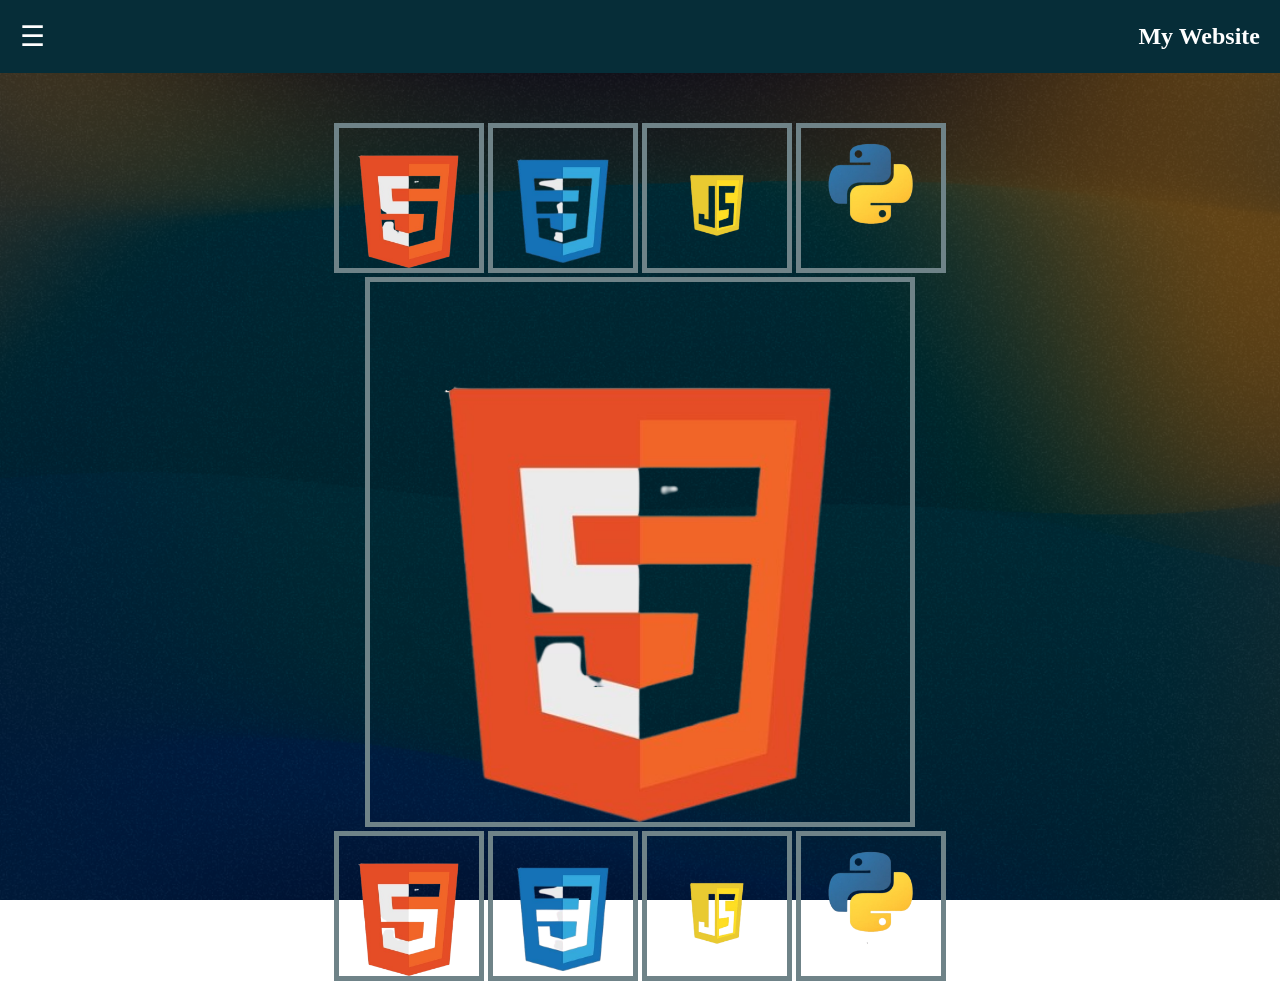
<file: gallery/index.html>
<!DOCTYPE html>
<html lang="en">
<head>
    <meta charset="UTF-8">
    <meta name="viewport" content="width=!, initial-scale=1.0">
    <title>Navbar</title>
    <link rel="stylesheet" href="style.css">
    <script src="main.js" defer></script>
</head>
<body>
    <nav class="navbar">

        <button id="menu-btn">☰</button>

        <h2>My Website</h2>


    </nav>
    <ul id="menu">
            <li><a href="#">Home</a></li>
            <li><a href="#">About</a></li>
            <li><a href="#">Services</a></li>
            <li><a href="#">Contact</a></li>
    </ul>
    
    <div class="gallery">
        <div class="photos">
            <img onclick="main.src=this.src" src="img/html.png" alt="HTML">
            <img onclick="main.src=this.src" src="img/css.png" alt="CSS">
            <img onclick="main.src=this.src" src="img/js.png" alt="JavaScript">     
            <img onclick="main.src=this.src" src="img/py.png" alt="Python">
        </div>

        <div class="main">
            <img src="img/html.png"  name="main" alt="HTML" id="main-img">
        </div>
                <div class="photos">
            <img onmouseenter="main.src=this.src" src="img/html.png" alt="HTML">
            <img onmouseenter="main.src=this.src" src="img/css.png" alt="CSS">
            <img onmouseenter="main.src=this.src" src="img/js.png" alt="JavaScript">     
            <img onmouseenter ="main.src=this.src" src="img/py.png" alt="Python">
        </div>
    </div>
</body>
</html>
</file>
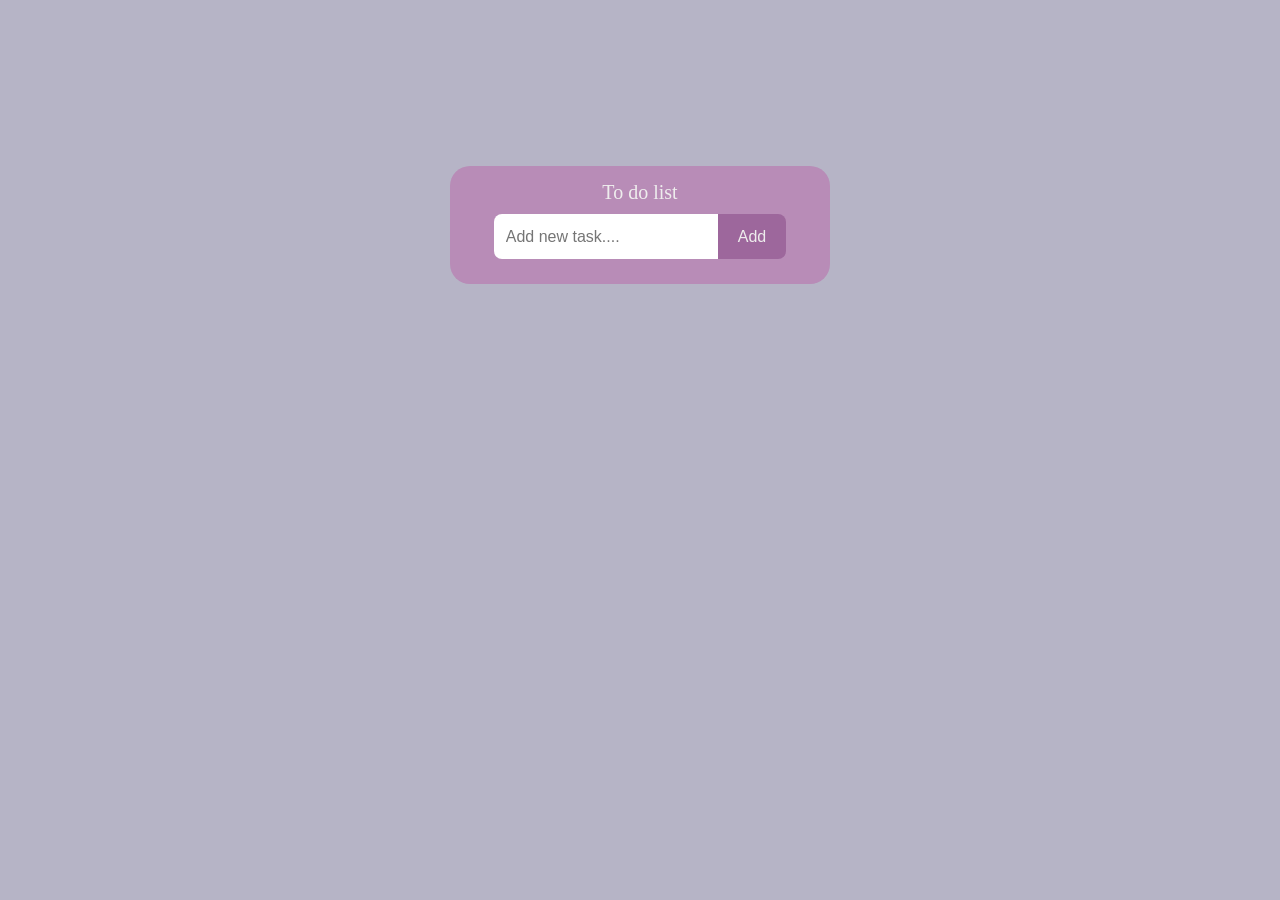
<file: simple-to-do/index.html>
<!DOCTYPE html>
<html lang="en">
<head>
    <meta charset="UTF-8">
    <meta name="viewport" content="width=device-width, initial-scale=1.0">
    <link rel="stylesheet" href="style.css">

    <title>To-do list</title>
</head>
<body>
    <div class="search-box">
        <label>To do list</label>
        <div class="input-box">
        <input type="text" id="taskInput" placeholder="Add new task...." required>
        <button class="btn" onclick="addtask()">Add</button>
        </div>
        <ul id="taskList"></ul>
    </div>
    <script src="todo.js"></script>
</body>
</html>
</file>
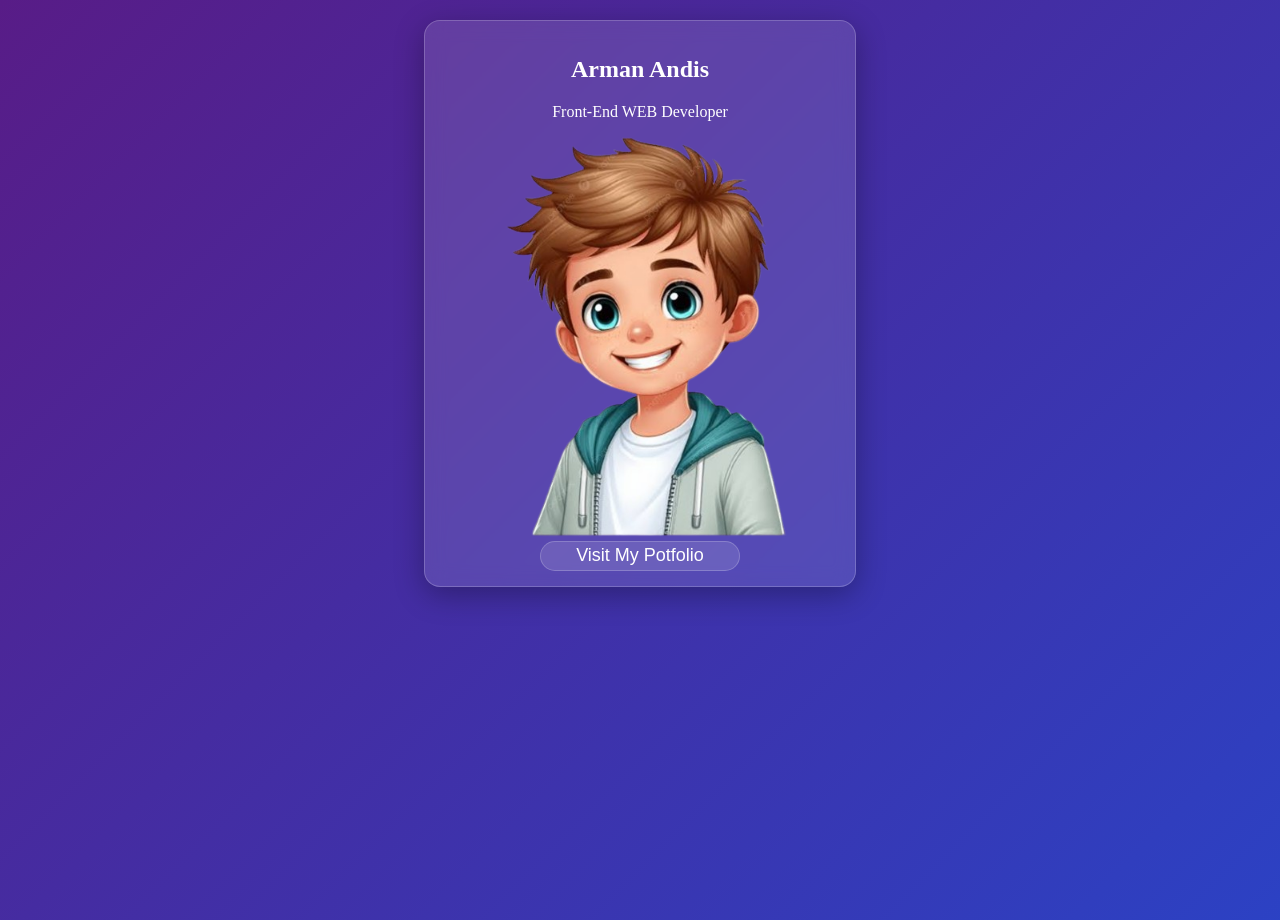
<file: student-card/index.html>
<!DOCTYPE html>
<html lang="en">

<head>
    <meta charset="UTF-8">
    <meta name="viewport" content="width=device-width, initial-scale=1.0">
    <title>Student Card</title>


</head>

<body>
    <style>
              button {
            background: rgba(255, 255, 255, 0.12);
            color: white;
            border: 1px solid rgba(255, 255, 255, 0.2);
            border-radius: 16px;
            width: 200px;
            height: 30px;
            font-size: 18px;
            cursor: pointer;
            transition: all 0.3s ease;
        }
    button:hover {
    background: #cec9d4;
    color: rgb(4, 41, 132);
    transform: scale(1.1);
}
    </style>
        <script src="main.js" defer></script>

</body>
</html>
</file>
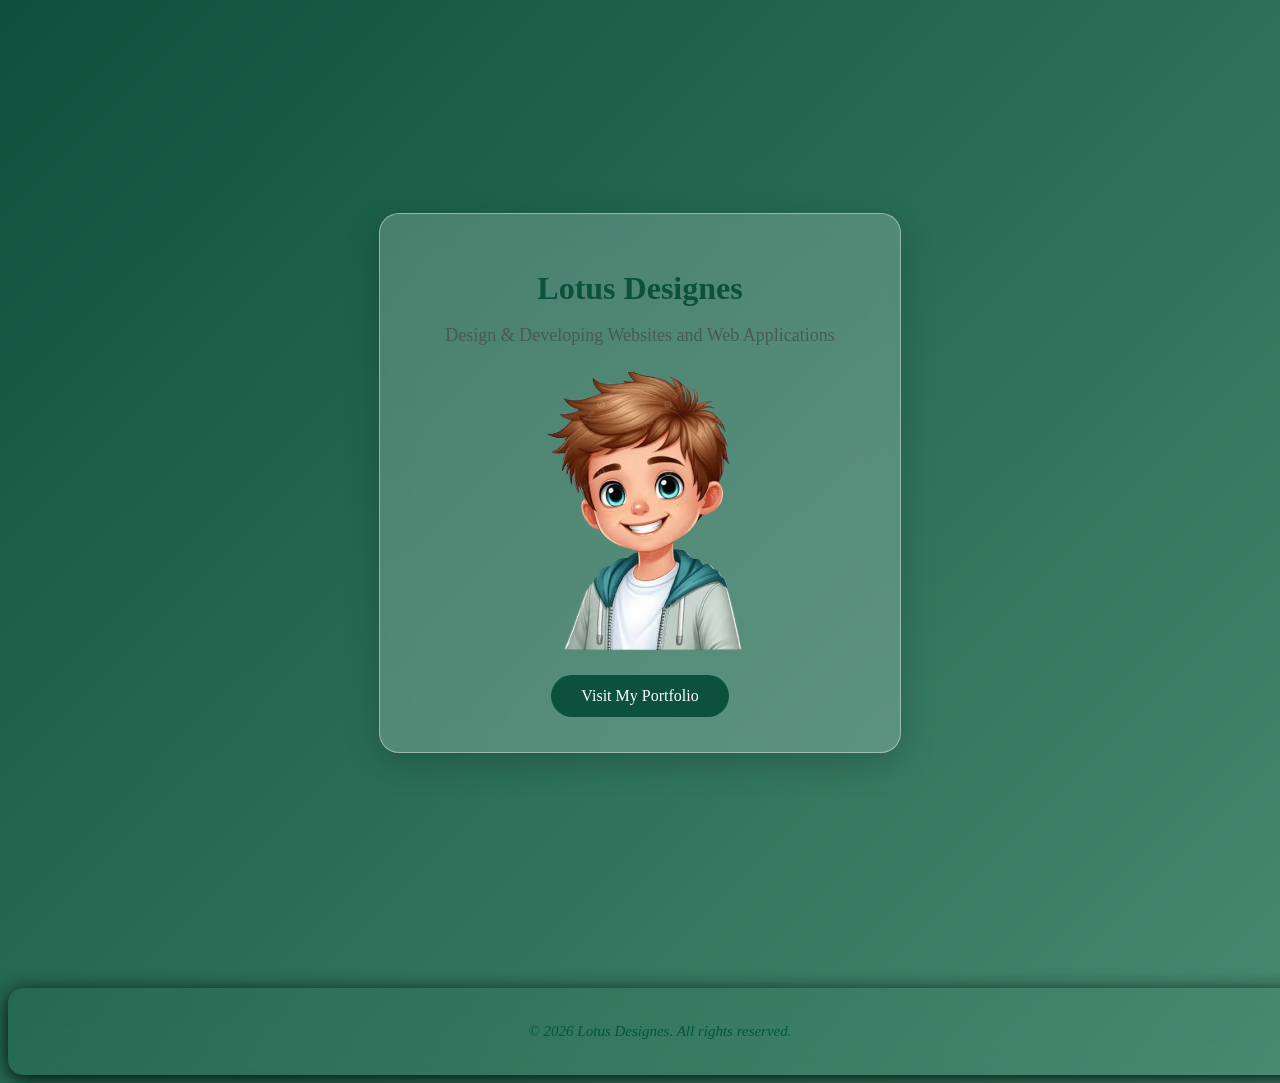
<file: money-converter/about/index.html>
<!DOCTYPE html>
<html lang="en">
<head>
    <meta charset="UTF-8">
    <meta name="viewport" content="width=device-width, initial-scale=1.0">
    <title>Money Converter| About us</title>
      <!-- Website Icon -->
    <link rel="icon" type="image/png" href="Flat Currency Exchange Icon.png">

    <link rel="stylesheet" href="style.css">

</head>
<body>

    <main class="container">

        <div class="company-card">

            <!-- Company Name -->
            <h1 class="company-name">
                Lotus Designes
            </h1>

            <!-- Company Job -->
            <p class="company-job">
             Design & Developing Websites and Web Applications
            </p>

            <!-- Company   Image -->
            <div class="company-image">
                <img src="img/studentka2.png"
                     alt="company Profile">                 
            </div>

            <!-- Portfolio Button -->
            <a href="/index.html" class="portfolio-btn">
                Visit My Portfolio
            </a>

        </div>

    </main>

</body>
    <footer class="footer">
        <p>&copy; 2026 Lotus Designes. All rights reserved.</p>
    </footer>
</html>
</file>
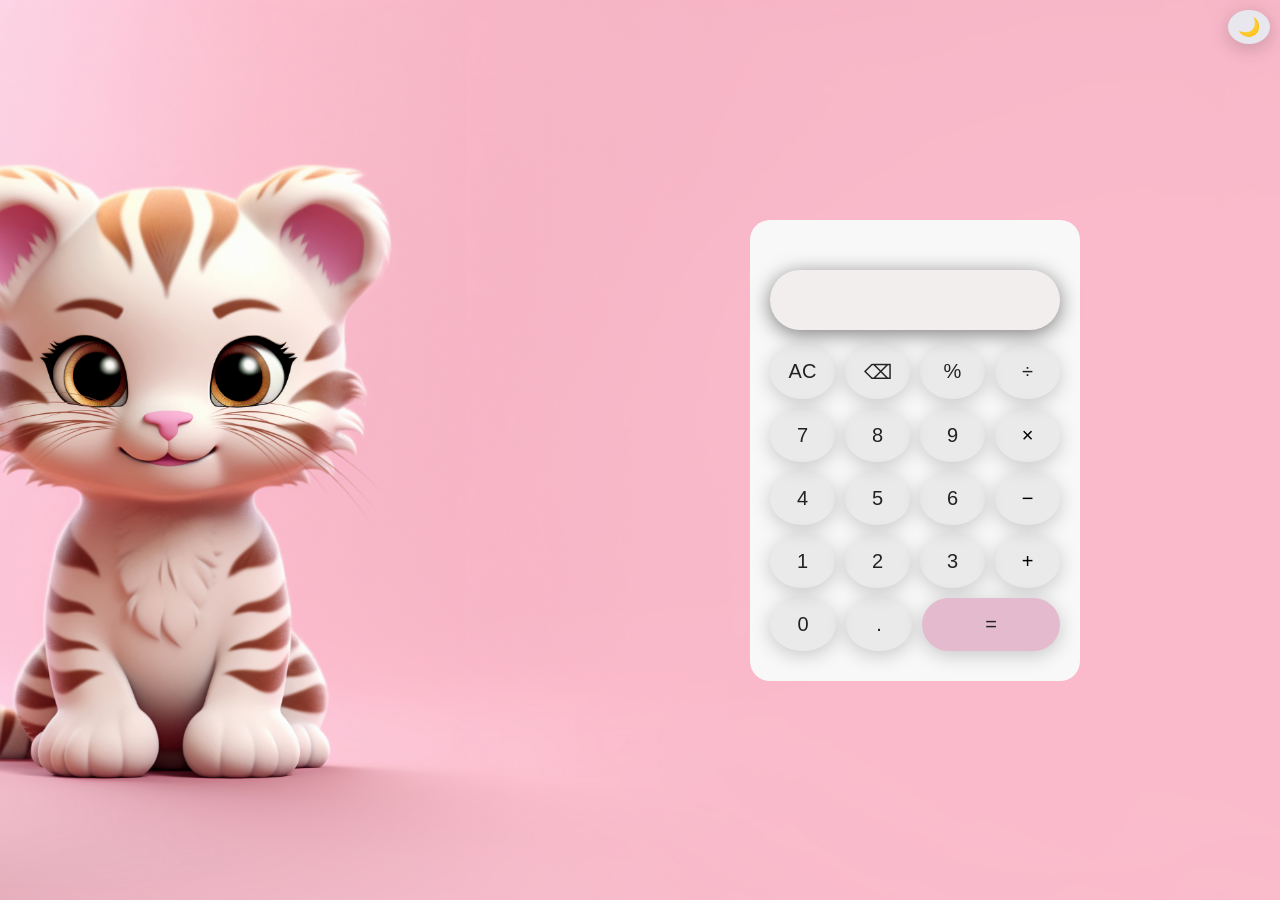
<file: calculator-app/front.html>
<!DOCTYPE html>
<html lang="ar">
<head>
  <meta charset="UTF-8">
  <title> pinky calculator</title>
  <meta name="viewport" content="width=device-width, initial-scale=1.0">
  <link rel="stylesheet" href="style.css">
</head>
<body>
  <div class="calculator">
    <input type="text" id="display" disabled>

    <div class="buttons">
      <div class="row">
        <button onclick="clearDisplay()">AC</button>
        <button onclick="deleteLast()">⌫</button>
        <button onclick="appendValue('%')">%</button>
        <button onclick="appendValue('/')">÷</button>
      </div>

      <div class="row">
        <button onclick="appendValue('7')">7</button>
        <button onclick="appendValue('8')">8</button>
        <button onclick="appendValue('9')">9</button>
        <button class="pink" onclick="appendValue('*')">×</button>
      </div>
      

      <div class="row">
        <button onclick="appendValue('4')">4</button>
        <button onclick="appendValue('5')">5</button>
        <button onclick="appendValue('6')">6</button>
        <button class="pink" onclick="appendValue('-')">−</button>
      </div>

      <div class="row">
        <button onclick="appendValue('1')">1</button>
        <button onclick="appendValue('2')">2</button>
        <button onclick="appendValue('3')">3</button>
        <button class="pink" onclick="appendValue('+')">+</button>
      </div>

      <div class="row">
        <button onclick="appendValue('0')">0</button>
        <button onclick="appendValue('.')">.</button>
        <button class="wide" onclick="calculate()">=</button>
      </div>
    </div>
  </div>

  <script src="calculate.js"></script>
  <button id="dark-mode-toggle" onclick="toggleDarkMode()">🌙</button>

</body>
</html>
</file>
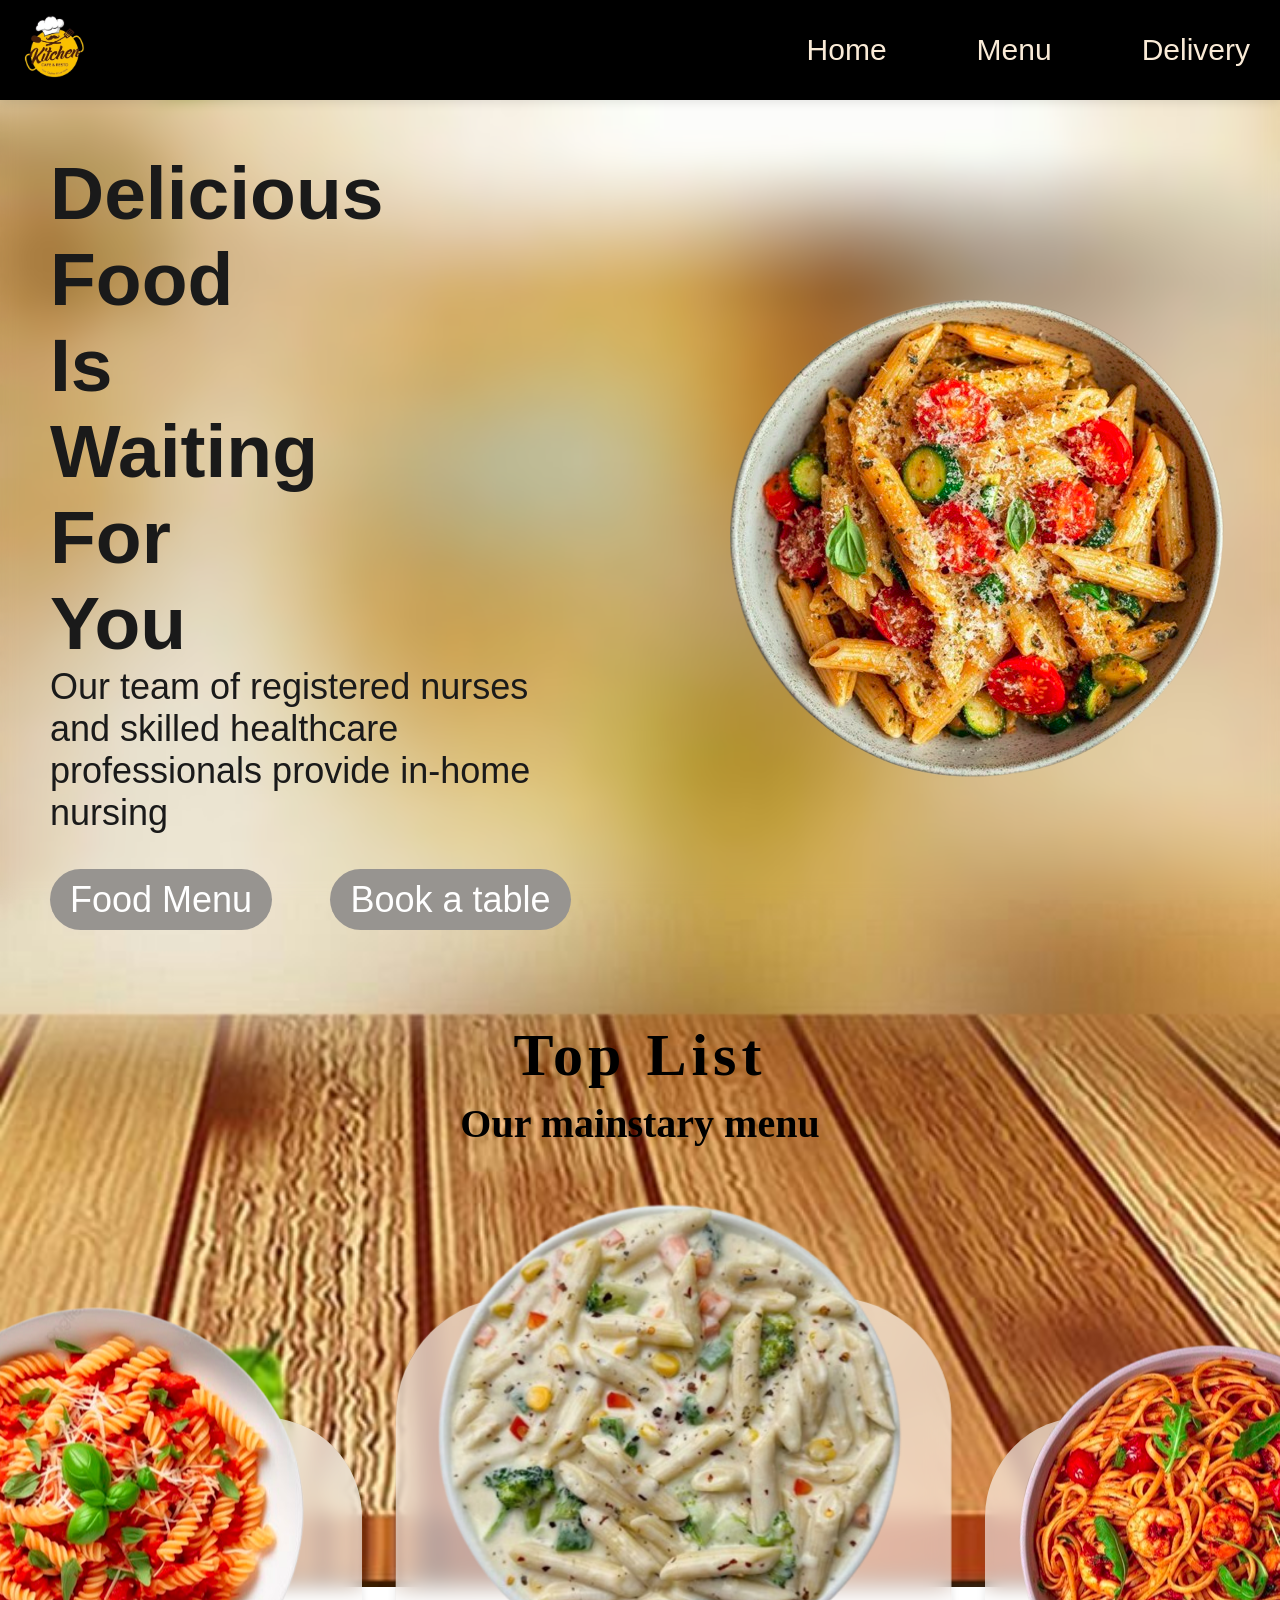
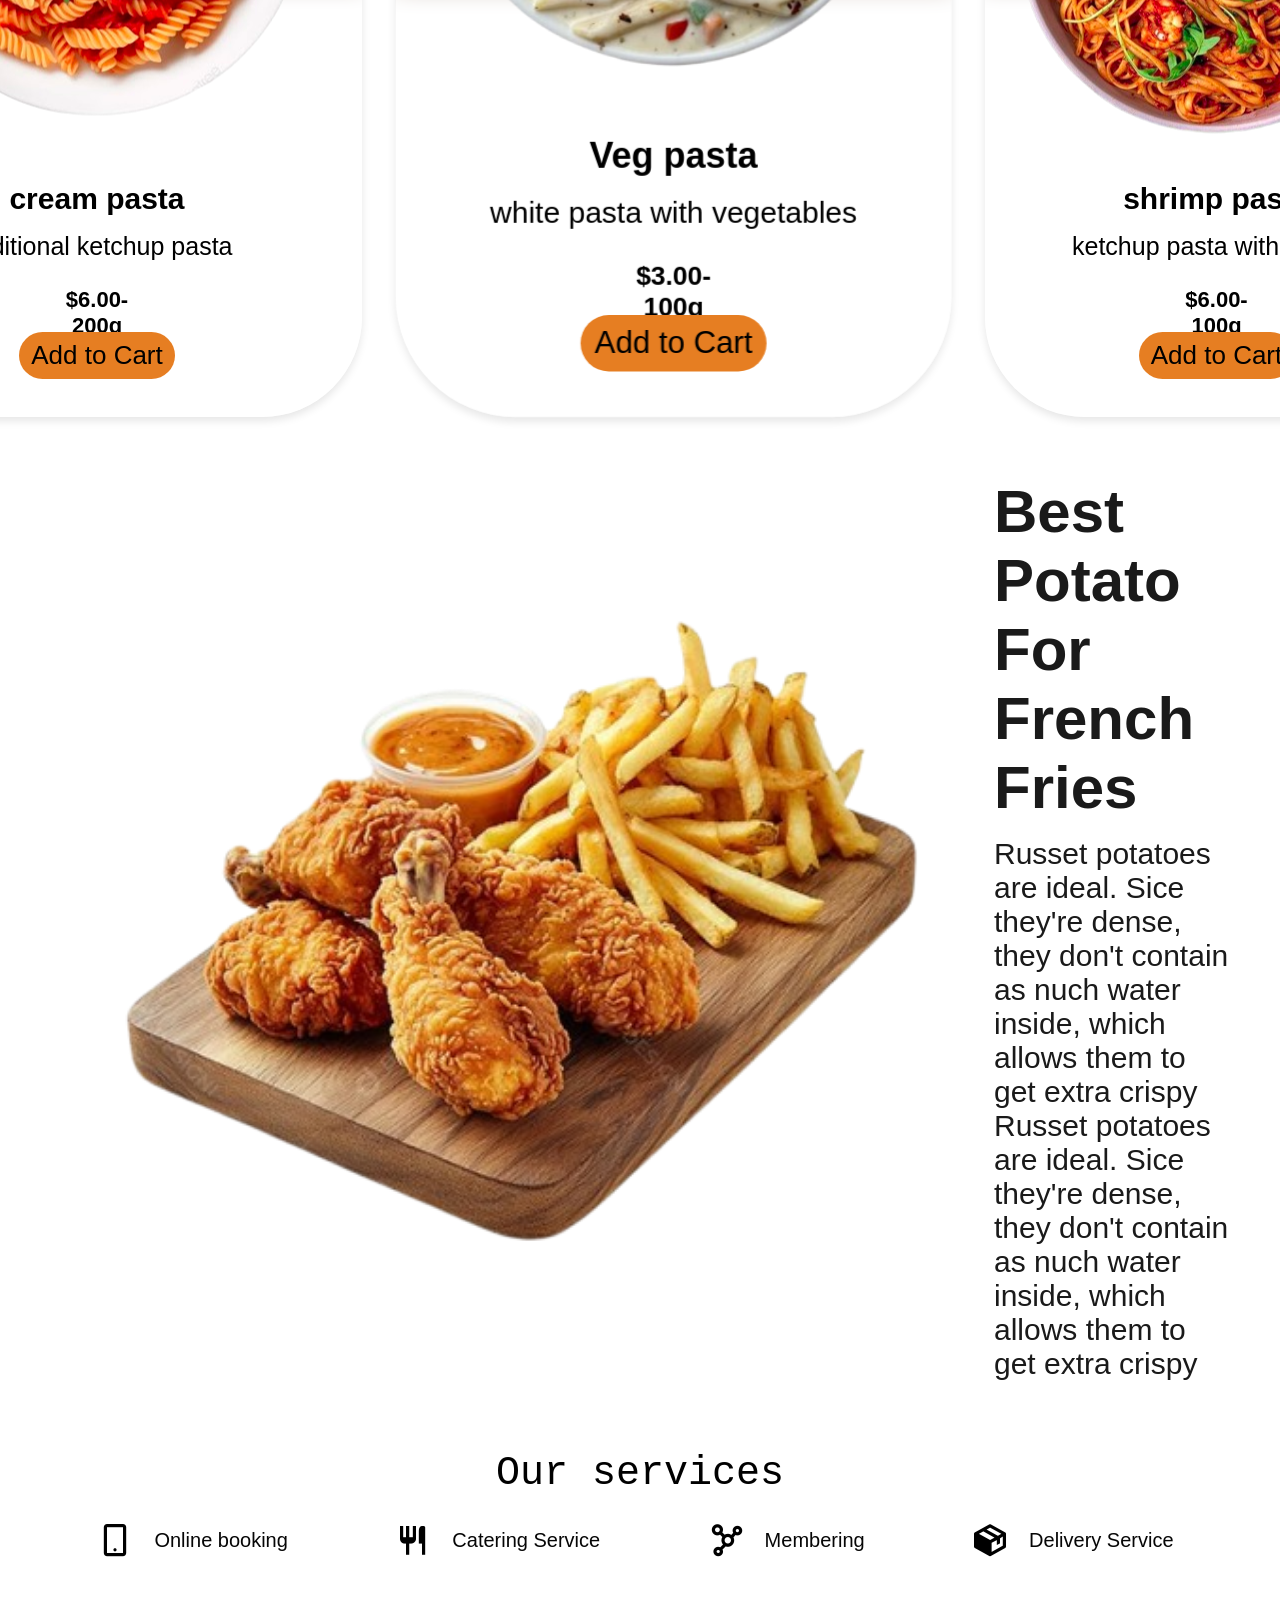
<file: restaurant-website/pastaweb.html>
<!DOCTYPE html>
<html lang="en">

<head>
    <meta charset="UTF-8">
    <meta name="viewport" content="width=device-width, initial-scale=1.0">
    <title>past-mini-restaurant</title>
    <link rel="stylesheet" href="pasta_style.css">
    <link href='https://unpkg.com/boxicons@2.1.4/css/boxicons.min.css' rel='stylesheet'>

</head>

<body>
    <header>
        <div class="logo">
            <img src="img/logoo.png" alt="Bakery Logo">
        </div>
        <nav>
            <ul>
                <li><a href="#">Home</a></li>
                <!-- href="#": The # is a placeholder URL, meaning the link currently does nothing (it stays on the same page). -->
                <li><a target="_blank" href="food_website/food.html">Menu</a></li>
                <li><a href="#">Delivery</a></li>
                <!-- <li><a href="#">Locations</a></li>
                <li><a href="#">Contact</a></li> -->
            </ul>
        </nav>
    </header>

    <section class="hero">

        <div class="hero-text">
            <h2>Delicious Food Is Waiting For You</h2>
            <p>Our team of registered nurses and skilled healthcare professionals provide in-home nursing</p>
            <a target="_blank" href="food_website/food.html" class="btn">Food Menu</a>
            <a href="#" class="btn2">Book a table</a>

        </div>

        <div class="hero-image">
            <img src="img/vegpas-removebg-preview.png" alt="main pasta">
        </div>
    </section>

    <section class="favorites">
        <h1>Top List</h1>
        <h2>Our mainstary menu</h2>
        <div class="table">
            <div class="product">
                <img class='psa' src="img/pasta3-removebg-preview.png" alt="cream pasta">
                <h3>cream pasta</h3>
                <span>traditional ketchup pasta </span>
                <h4>$6.00-200g</h4>
                <button>Add to Cart</button>
            </div>
            <div class="product">
                <img src="img/pasta1-removebg-preview.png" alt="veg pasta">
                <h3>Veg pasta</h3>
                <span>white pasta with vegetables</span>
                <h4>$3.00-100g</h4>
                <button>Add to Cart</button>
            </div>
            <div class="product">
                <img src="img/shrimp.png" alt="ketchup pasta">
                <h3>shrimp pasta</h3>
                <span>ketchup pasta with shrimp</span>
                <h4>$6.00-100g</h4>
                <button>Add to Cart</button>
            </div>

        </div>
    </section>

    <section class="fries">
        <div class="fries-image">
            <img src="img/fff-removebg-preview.png" alt="main pasta">
        </div>

        <div class="fries-text">
            <h1>Best Potato For French Fries </h1>
            <p>Russet potatoes are ideal.
                Sice they're dense, they
                don't contain as nuch water inside,
                which allows them to get extra crispy</p>
            <p>Russet potatoes are ideal.
                Sice they're dense, they
                don't contain as nuch water inside,
                which allows them to get extra crispy</p>
        </div>

    </section>


    <section class="dawi">
        <p>Our services</p>
        <ul>
            <li><i class='bx bx-mobile-alt'></i><a href="#">Online booking</a></li>
            <li><i class='bx bx-restaurant'></i><a href="#">Catering Service</a></li>
            <li><i class='bx bx-network-chart'></i><a href="#">Membering</a></li>
            <li><i class='bx bxs-package'></i><a href="#">Delivery Service</a></li>
            </ul>
    </section>

    <footer class="footer">
        <p>&copy; 2025 FoodEat. All rights reserved.</p>
    </footer>
</body>

</html>
</file>
<file: gallery/style.css>
*{
    margin: 0;
    padding: 0;
    box-sizing: border-box;
}

body{
  background: url("img/neat.png");
  background-size: cover;
  background-position: center;
  background-attachment: fixed;
  background-repeat: no-repeat;
  
}
.navbar{
    display: flex;
    justify-content: space-between;
    align-items: center;
    background-color: #062d38;
    padding: 10px 20px;
    position: relative;
    color: white;
    padding: 20px;
    flex-wrap: wrap;
}

#menu-btn {
  background: none;
  border: none;
  color: white;
  font-size: 28px;
  cursor: pointer;
}


#menu {
  display: none;
  /* position: absolute;
  top: 100%; */
  /* order: 3; */
  /* left: 0; */
  width: 100%;
  background: #026060;
  list-style: none;
  padding: 20px;
}

#menu.active {
  display: block;
}

#menu li {
  margin: 15px 0;
}

#menu a {
  color: #aaa;
  text-decoration: none;
}

#menu a:hover {
  color: #759cad;
}



/* gallery */
.gallery{
  display: flex;
  justify-content: center;
  align-items: center;
  flex-direction: column;
  margin-top: 50px;
}
.photos img{
  width: 150px;
  height: 150px;
  border: 5px solid #6f8388;
  /* display: flex; */
  

}

.photos img:hover{
  width: 150px;
  height: 150px;
  border: 5px solid rgb(27, 111, 115);
  cursor: pointer;
}


.main img{
  width: 550px;
  height: 550px;
  border: 5px solid #6f8388;


}


/* Mobile responsive */
@media (max-width: 768px) {

    .navbar {
        padding: 15 px;
    }

    .navbar h2 {
        font-size: 22px;
    }

    .gallery {
        margin-top: 25px ;
        padding: 0 10px;
        gap: 10px;
    }

    .photos {
        display: flex;
        justify-content: center;
        flex-wrap: wrap;
        gap: 8px;
    }

    .photos img {
        width: 70px;
        height: 70px;
    }

    .photos img:hover {
        width: 70px;
        height: 70px;
    }

    .main img {
        width: 100%;
        max-width: 350px;
        height: auto;
    }

    .main {
        width: 100%;
        display: flex;
        justify-content: center;
    }
}
</file>
<file: simple-to-do/style.css>
*{
    margin: 0;
    padding: 0;
}

body{
    background: rgb(182, 180, 198);
    display: flex;
    justify-content: center;
    align-items: center;
    min-height: 50vh;
}

.search-box{
    display: flex;
    flex-direction: column;
    justify-content: center;
    align-items: center;
    gap: 10px; 
    color:#eeeded;
    background: rgb(184, 140, 183);
    border-radius: 20px;
    width: 350px;
    /* height: 150px; */
    /* border: 4px solid rgba(18, 17, 17, 0.2); */
    font-size: 20px; 
    padding: 15px;
}

.input-box {
    display: flex;    
}


.input-box input, button{
    height: 45px;
    font-size: 16px;
    border:none;
    outline: none;
}

.input-box input{
    flex: 1;
    padding: 0 12px;
    border-radius: 8px 0 0 8px;
}

.input-box button{
    padding: 0 20px;
    cursor: pointer;
    border-radius: 0 8px 8px 0;
    background-color: rgb(157, 103, 156);
    color:#eeeded;
}



#taskList{
    list-style: none;
    width: 100%;
    padding: 0;
}

#taskList li{
    width: 80%;
    background: rgba(255,255,255,0.15);
    margin: 5px auto;
    padding: 8px 12px;
    border-radius: 10px;
    display: flex;
    justify-content: space-between;
    align-items: center;
    color: white;
    border: 1px solid rgba(255,255,255,0.3);
}

.delete-btn{
    background: red;
    border: none;
    color: white;
    border-radius: 50%;
    width: 24px;
    height: 24px;
    cursor: pointer;
    font-weight: bold;
}

.delete-btn:hover{
    background: rgb(173, 167, 167);
}
</file>
<file: money-converter/about/style.css>
body {
    min-height: 100vh;
    background: linear-gradient(
        135deg,
        #0c513b,
        #478a72,
        #e8e1dc,
        #0c513b
    );
    background-size: 300% 300%;
    animation: gradientMove 12s ease infinite;
}

@keyframes gradientMove {
    0% {
        background-position: 0% 50%;
    }

    50% {
        background-position: 100% 50%;
    }

    100% {
        background-position: 0% 50%;
    }
}

@media (prefers-reduced-motion: reduce) {
    body {
        animation: none;
    }
}


/* Center Company Card */
.container {
    min-height: 100vh;
    display: flex;
    justify-content: center;
    align-items: center;
    padding: 25px;
}


/* Company Card */
.company-card {
    width: 100%;
    max-width: 450px;
    padding: 35px;
    text-align: center;

    background: rgba(255, 255, 255, 0.2);
    backdrop-filter: blur(15px);

    border: 1px solid rgba(255, 255, 255, 0.4);
    border-radius: 20px;

    box-shadow: 0 10px 35px rgba(0, 0, 0, 0.2);
}


/* Company Name */
.company-name {
    color: #0c513b;
    font-size: 32px;
    margin-bottom: 15px;
}

/* Company Description */
.company-job {
    color: #485a54;
    font-size: 18px;
    margin-bottom: 25px;
}

/* Company Image */
.company-image img {
    width: 100%;
    max-width: 280px;
    height: auto;
    object-fit: contain;
}

/* Portfolio Button */
.portfolio-btn {
    display: inline-block;
    margin-top: 20px;
    padding: 12px 30px;

    background: #0c513b;
    color: white;
    text-decoration: none;

    border-radius: 30px;
    transition: 0.3s;
}

.portfolio-btn:hover {
    background: #167a5b;
    transform: translateY(-3px);
}

/* Mobile */
@media (max-width: 600px) {
    .company-card {
        padding: 25px 20px;
    }

    .company-name {
        font-size: 26px;
    }
}


.footer {
    margin-top: auto;
    width: 100%;
    text-align: center;
    padding: 20px;
    margin-top: 30px;
    background: transparent;
    border-radius: 15px;
    box-shadow: 0 4px 20px rgba(0, 0, 0, 0.9);
    backdrop-filter: blur(20px);
}

.footer p {
    color: #00563f;
    font-size: 15px;
    font-style: italic;
}
</file>
<file: calculator-app/style.css>
* {
  box-sizing: border-box;
}

html, body {
  width: 100%;
  overflow-x: hidden;
}

body {
    margin: 0;
    padding: 0;
    /* background-color: #dfb4dd; */
    background-image: url("cute-tiger-studio-with-copy-space.jpg");
    background-repeat: no-repeat; /* لا تكرر الصورة */
    background-size: cover;       /* تجعل الصورة تغطي كل الشاشة */
    background-position: center;  /* تركز الصورة في المنتصف */
    display: flex;
    justify-content: center;
    align-items: center;
    height: 100vh;
    font-family: sans-serif;
  }
  
  .calculator {
    background-color: #f8f8f8;
    border-radius: 20px;
    padding: 20px;
    width: 330px;
    /* max-width: 330px; */
    padding-top: 50px;
  }
  
  #display {
    width: 100%;
    height: 60px;
    font-size: 28px;
    margin-bottom: 15px;
    text-align: right;
    padding: 10px;
    border: none;
    border-radius: 45px;
    background-color: #f3eeee; 
    color: #d3709e;
    box-shadow: 0 4px 20px rgba(0, 0, 0, 0.5); /* ظل حول الحواف */
  }
  
  .buttons .row {
    display: flex;
    gap: 10px;
    margin-bottom: 10px;
  }
  
  button {
    flex: 1;
    font-size: 20px;
    padding: 15px;
    border: none;
    border-radius: 50%;
    background-color: #b0a8a830;
    color: rgb(35, 34, 34);
    cursor: pointer;
    transition: 0.2s;
    box-shadow: 0 4px 20px rgba(0, 0, 0, 0.2); /* ظل حول الحواف */
  }
  
  button:hover {
    background-color: #e4bbce;
  }
  
  button.pink {
    background-color: #b0a8a830;
  }
  
  button.pink:hover {
    background-color: #e4bbce;
  }
  
  button.pink {
    background-color: #b0a8a830;
    color: black;
  }
  
  button.wide {
    flex: 3;
    border-radius: 40px;
    background-color: #e4bbce;
  }
  

  #dark-mode-toggle {
    position: fixed;           /* يبقيه في مكان ثابت */
    top: 10px;                 /* مسافة من الأعلى */
    right: 10px;               /* مسافة من اليمين */
    padding: 6px 10px;         /* حجم صغير ولطيف */
    font-size: 18px;           /* حجم الأيقونة */
    border: none;
    border-radius: 50%;        /* شكل دائري */
    background-color: #e7e7ed;    /* لون داكن مريح */
    color: white;
    cursor: pointer;
    z-index: 1000;             /* يبقيه فوق كل العناصر */
    transition: background 0.3s;
  }
  
  #dark-mode-toggle:hover {
    background-color: #666;
  }

  

/* darkmode */
body.dark {
  background-color: #121212;
  color: white;
}

body.dark .calculator {
  background-color: #1e1e1e;
}

body.dark button {
  background-color: #333;
  color: white;
}

body.dark button:hover{
  background-color: #e4bbce;
  color: rgb(17, 14, 14);
}

body.dark button.gray {
  background-color: #555;
  color: white;
}


@media (max-width: 480px) {
    body {
    align-items: flex-start;
    padding-top: 60px;
  }
  .calculator {
    width: 80%;
    max-width: none;
    padding: 20px;
  }

  button {
    font-size: 20px;
    padding: 18px;
  }

  #display {
    font-size: 28px;
    height: 60px;
  }
}

@media (min-width: 768px) {
  body {
    justify-content: flex-end; /* يحطها يمين */
    padding-right: 200px; /* مسافة عن الحافة */
  }
}
</file>
<file: restaurant-website/pasta_style.css>
*{
    margin: 0;
    padding: 0;
    font-family: sans-serif;
    box-sizing: border-box;
}

body {
    margin: 0;
    padding: 0;
    font-family: Arial, sans-serif;

    /* الخلفية */
    background-image: url("img/ss.jpg");  /* مسار الصورة */
    background-repeat: no-repeat;         /* لا تكرر الصورة */
    background-size: cover;               /* تغطي كامل المساحة */
    background-position: center center;   /* توضع في المنتصف */
    background-attachment: fixed;         /* تبقى ثابتة عند التمرير */

}
/* إضافة طبقة blur فوق الخلفية */
body::before {
    content: "";
    position: fixed;
    inset: 0;
    backdrop-filter: blur(8px);
    z-index: -1;
}

header {
    display:flex;
    justify-content: space-between;
    align-items: center;
    padding:10px;
    background: black;
    height: 100px; 
    box-shadow: 0 2px 10px rgba(0,0,0,0.1);
}

.logo img {
    width: 120px;
    height: 80px;
    /* position:  absolute;  */
    /* تحديد الموقع المطلق */
    /**إذا كنت تستخدم هيدر (Header)، وتريد الشعار داخله، يمكنك استخدام position: fixed; بدلاً من absolute; ليبقى في مكانه عند التمرير.*/
    
    top: 0px;  /* المسافة من الأعلى */
    left: 0px; /* المسافة من اليسار */
    width: 90px; /* تصغير الحجم حسب الحاجة */
    height: auto; /* الحفاظ على نسبة الأبعاد */
}

nav ul {
    display: flex;
    list-style: none;
    gap: 50px;
    margin: 0;
    padding: 0;
}
nav ul li{margin:0 15px}
nav ul a{
    display: inline-block; 
    padding: 5px;
    text-decoration: none;
    transition: 0.2s ease-in; 
    font-size: 30px;  
    color: rgb(250, 235, 215); 
}

nav ul a:hover{
    text-decoration: none;
    color: rgb(0, 0, 0);
    font-size: 35px;
    cursor: pointer;
    background-color: #e67e22;
    border-radius: 40px;
}

.hero {
    display: flex;
    align-items: center; /* لضبط العناصر على نفس الخط */
    justify-content: space-between; /* يوزع العناصر بين اليمين واليسار */
    /* width: 100vw; */
    padding: 50px; /* تأكد من وجود تباعد متناسق */
}


.hero-text {
    max-width: 45%;
    color: #1a1a1a;
    font-size:30px;
    text-align: left;
}

.hero-text h2 {
    max-width: 50%;
    color: #1a1a1a;
    text-align: left; /* تأكد أن النص في الجهة اليسرى */
    font-size: 2.5em;
    margin-bottom: 0px;
}

.hero-text p {
    font-size: 1.2em;
    margin-bottom: 45px;
}

.hero-image {
    width: 100%; /* جعل حجم الصورة مماثلاً للنص */
    max-width: 500px;
    display: flex;
    justify-content: center;
     /* وسط الصورة داخل القسم الخاص بها */

}

.hero-image img{
    width: 800px;
    height: auto;
     /* يحافظ على تناسب الأبعاد */  
}

.btn {
    background: #979490;
    padding: 10px 20px;
    color: white;
    text-decoration: none;
    border-radius: 90px;
    font-size: 1.2em;
    margin-right: 50px;
 
}

.btn:hover{
    background: #e67e22;
    cursor: pointer;
    color: #1a1a1a;
}

.btn2 {
    background: #979490;
    padding: 10px 20px;
    color: white;
    text-decoration: none;
    border-radius: 90px;
    font-size: 1.2em;}

.btn2:hover{
    background: #e67e22;
    cursor: pointer;
    color: #1a1a1a;
}

.favorites{
    padding: 50px 0}

.favorites h1 {
    font-family:Georgia, 'Times New Roman', Times, serif;
    display: flex;
    justify-content: center;
    color: black;
    font-size: 60px;
    letter-spacing: 5px;
    margin-bottom: 10px;
}

.favorites h2 {
    font-family:'Times New Roman', Times, serif;
    display: flex;
    justify-content: center;
    color: black;
    font-size:40px;
}

.table{
    display: flex;
    justify-content: center;
    align-items: center;
    gap: 80px;
    margin-top: 50px;

}

.product{
    background: rgba(255,255,255,0.6); /*ابيض شفاف*/
    backdrop-filter: blur(10px); /*يعطي تاثير زججاجي خفيف*/
    box-shadow: 0 4px 8px rgba(0,0,0,0.1);
    text-align: center;
    padding: 15px;
    border-radius: 100px;
    display: flex;
    flex-direction: column;
    justify-content: flex-start;
    align-items: center;
    transform: translateY(10%);
    margin-top: 160px;
    position: relative;
    height: 600px;
    transition: transform 0.3s ease-in-out;
}

.product img{
    transform: translateY(-35%);
    padding-top: 10px;
    }


.product h3{
    font-size: 30px;
    color: black;
    position:absolute;
    padding-top: 350px;
}

.product span{
    position: absolute;
    padding-top: 400px;
    font-size: 25px;
    color: black;
}

.product h4{
    position: absolute;
    padding: 450px;
    font-size: 22px;
    color:black;
    margin-top:5px;
}

.product button{
    position: absolute;
    font-size: 26px;
    background: #e67e22;
    color: black;
    border:none;
    padding: 8px 12px;
    border-radius: 25px;
    margin-top: 500px;

}

button:hover{
    color: black;
    cursor: pointer;
    font-size: medium;
    
}

.product:nth-child(2){
    transform: scale(1.2);  
    /*تكبير العنصر الاوسط*/
    background: (255,193,7,0.2);
} 



.fries{
    display: flex;
    align-items: center; /* لضبط العناصر على نفس الخط */
    justify-content: space-between; /* يوزع العناصر بين اليمين واليسار */
    padding: 50px; /* تأكد من وجود تباعد متناسق */
 
    
}
.fries .fries-image{
    width: 80%; /* جعل حجم الصورة مماثلاً للنص */
    display: flex;
    justify-content: center;

}

.fries img{
    width: 1000px;
    height: auto;
}
.fries-text{
    max-width: 50%;
    color: #1a1a1a;
    font-size:30px;
}


.fries-text h1{
    font-family: 'Lucida Sans Unicode', 'Lucida Grande', 'Lucida Sans', Arial, sans-serif;
    font-size: 60px;
    margin-bottom: 15px;
}

.fries-text p{
    font-family:'Segoe UI', Tahoma, Geneva, Verdana, sans-serif;
    font-size: 30px;
}

.dawi{
    color: black;
}
.dawi p{
    font-family: 'Courier New', Courier, monospace;
    text-align: center;
    font-size: 40px;
    margin-bottom: 25px;
}

.dawi ul {
    font-family:'Segoe UI', Tahoma, Verdana, sans-serif;
    display: flex;
    justify-content: space-evenly;  /* توزيع العناصر بالتساوي عبر السطر */
    text-align: center;
    list-style: none;
    gap: 10px;
    margin: 0;
    padding: 0;
    padding-right: 10px;

}

.dawi ul li{
    display: flex;
    align-items: center;  /* يجعل الرمز والنص في نفس السطر */
  
    font-size: 1.2em;  /* تكبير حجم الخط */
    gap: 10px;
}

.dawi ul i {
    margin-right: 10px;  /* المسافة بين الرمز والنص */
    font-size: 2em;  /* تكبير حجم الرمز */
}

.dawi ul a{
    display: inline-block; 
    text-decoration: none;
    transition: 0.2s ease-in; 
    font-size: 20px;  
    color: rgb(6, 6, 6); 
}

/* إضافة تأثير عند التمرير على العناصر */
.dawi ul li a:hover {
    color: #e67e22;
    text-decoration: none;
}

.footer{
    margin-top: 50px;
    text-align: center;
    color: black;
    font-size: 15px;
}

/* التعديلات الخاصة بأجهزة المحمول */
@media screen and (max-width: 768px) {
    body {
        background-attachment: scroll; /* جعل الخلفية تتنقل مع الصفحة */
    }

    header {
        flex-direction: column;
        text-align: center;
        height: auto;
        padding: 10px;
    }

    .logo img {
        width: 80px;
        height: auto;
    }

    nav ul {
        flex-direction: column;
        gap: 20px;
        text-align: center;
    }

    .hero {
        flex-direction: column;
        align-items: center;
        padding: 30px;
    }

    .hero-text {
        max-width: 100%;
        text-align: center;
        font-size: 1.5em;
    }
    .hero-text h2 {
        max-width: 100%;
        font-size: 1.8em;
    }
    .hero-image {
        width: 100%;
        margin-top: 20px;
        width: 100%;
    }

    .hero-image img {
        width: 100%;
        height: auto;
    }
    .table {
        flex-direction: column;
        align-items: center;
    }
    .favorites .table {
        flex-direction: column;
        gap: 40px;
    }

    .product {
        width: 90%;
        transform: translateY(0%);
        margin-top: 0;
        border-radius: 30px;
    }

    .product img {
        width: 80%;
    }

    .fries {
        flex-direction: column;
        align-items: center;
    }

    .fries-text {
        max-width: 100%;
        /* text-align: center;
        font-size: 1.8em; */
    }

    .fries img {
        width: 90%;
    }

    .dawi ul {
        flex-direction: column;
        gap: 20px;
    }

    .dawi ul li {
        font-size: 20px;
    }
}

/* التعديلات لأجهزة الكمبيوتر اللوحي (من 768px إلى 1024px) */
@media screen and (min-width: 768px) and (max-width: 1024px) {
    .hero {
        padding: 40px;
    }

    .hero-text {
        font-size: 2em;
    }

    .hero-image img {
        width: 70%;
    }

    .favorites .table {
        flex-direction: row;
        gap: 60px;
    }

    .product {
        width: 300px;
        margin-top: 0;
    }

    .product img {
        width: 100%;
    }

    .fries img {
        width: 80%;
    }
}
</file>
